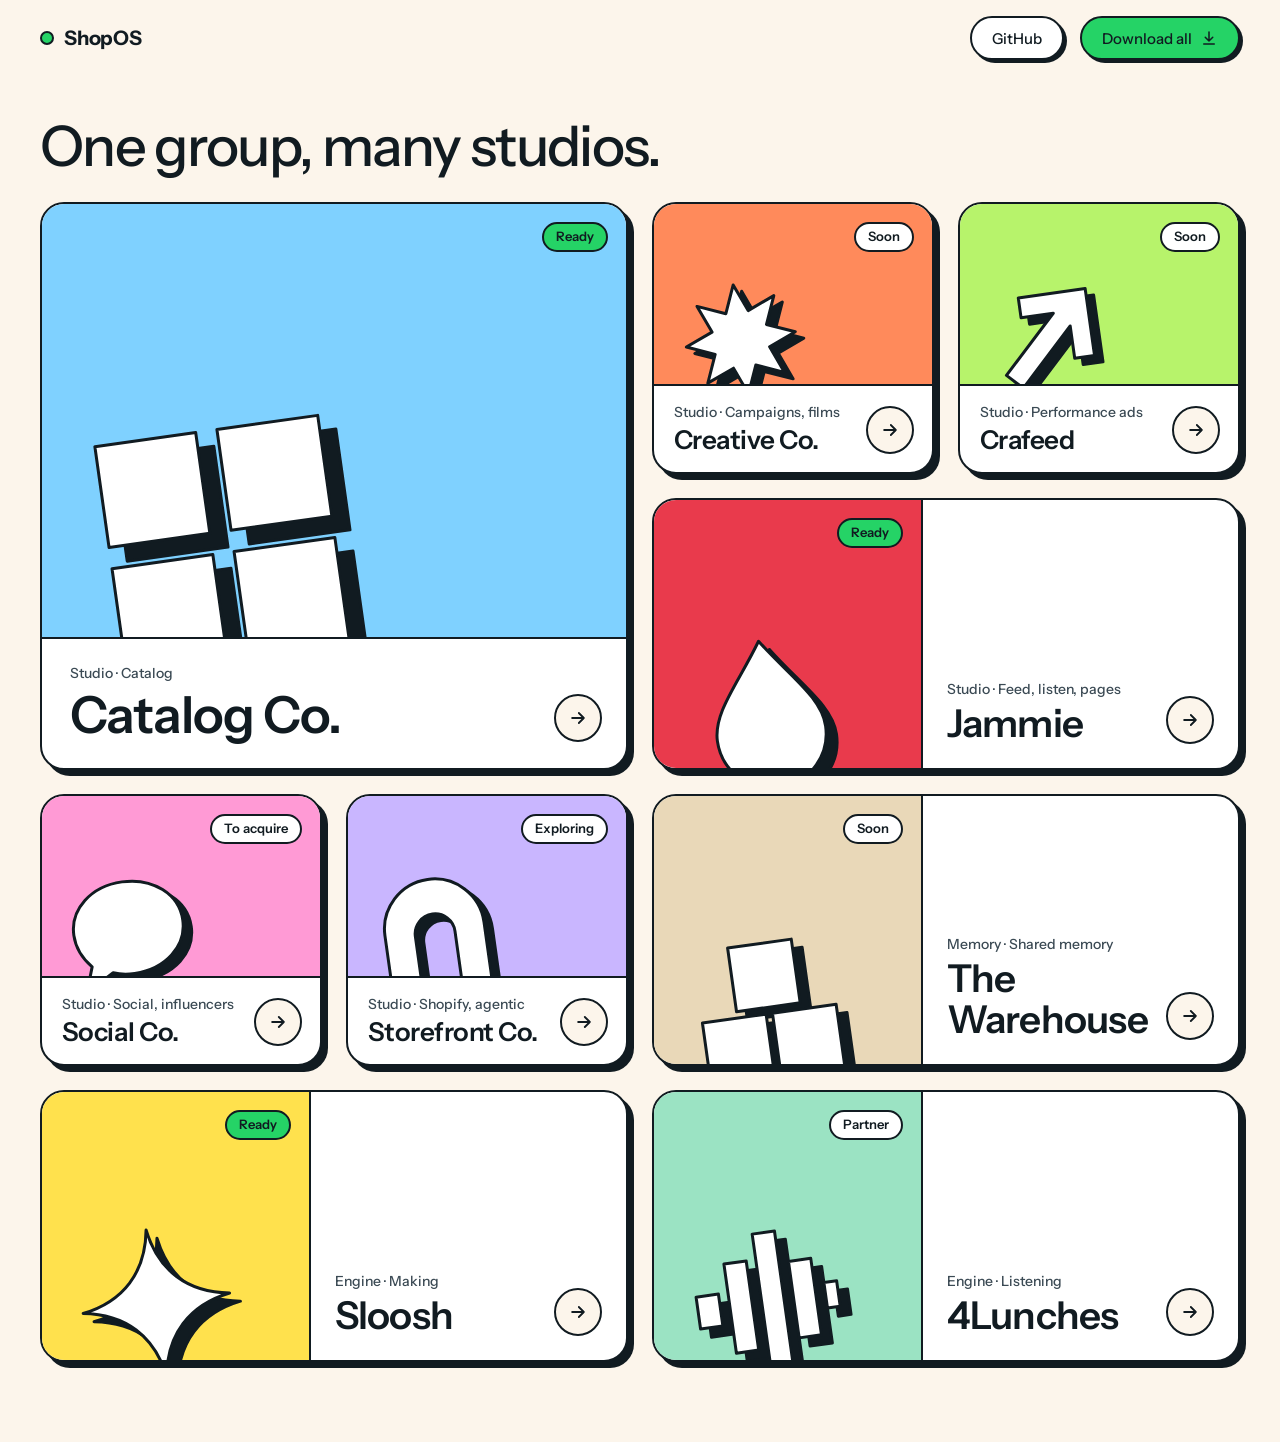
<file: index.html>
<!doctype html>
<html lang="en">
<head>
  <meta charset="utf-8">
  <meta name="viewport" content="width=device-width, initial-scale=1">
  <title>ShopOS Design Systems</title>
  <meta name="description" content="Every ShopOS studio's design system, ready to read and download.">
  <link rel="preconnect" href="https://fonts.googleapis.com">
  <link rel="preconnect" href="https://fonts.gstatic.com" crossorigin>
  <link href="https://fonts.googleapis.com/css2?family=Instrument+Sans:wght@400;500;600;700&family=JetBrains+Mono:wght@500&display=swap" rel="stylesheet">
  <link rel="stylesheet" href="site/site.css">
</head>
<body>
  <header class="bar">
    <div class="wrap">
      <a class="mark" href="./"><i></i>ShopOS</a>
      <span class="spacer"></span>
      <a class="btn raised hide-sm" href="https://github.com/vedantvaibhav/Design-System-ShopOS-Studio">GitHub</a>
      <button class="btn green raised" type="button" id="download-all">
        <span>Download all</span>
        <svg viewBox="0 0 24 24" fill="none" stroke="currentColor" stroke-width="2" stroke-linecap="round" stroke-linejoin="round" aria-hidden="true"><path d="M12 4v12m0 0-5-5m5 5 5-5M5 20h14"/></svg>
      </button>
    </div>
  </header>

  <main class="wrap">
    <section class="intro">
      <h1 id="line">One group, many studios.</h1>
    </section>
    <div class="bento" id="bento"></div>
  </main>

  <script src="site/data.js"></script>
  <script src="site/shapes.js"></script>
  <script>
    const arrow = '<svg viewBox="0 0 24 24" fill="none" stroke="currentColor" stroke-width="2.25" stroke-linecap="round" stroke-linejoin="round" aria-hidden="true"><path d="M5 12h14m0 0-6-6m6 6-6 6"/></svg>';
    const esc = (s) => String(s).replace(/[&<>"]/g, (c) => ({ "&": "&amp;", "<": "&lt;", ">": "&gt;", '"': "&quot;" })[c]);
    const vars = (it) => `--accent:${it.accent};--accent-ink:${it.ink || "var(--ink)"}`;
    const href = (it) => `system.html?id=${encodeURIComponent(it.id)}`;
    const dark = (it) => Boolean(it.ink) && it.ink.toLowerCase() !== "#ffffff";
    const status = (it) => it.stage ? `<span class="pill">${esc(it.stage)}</span>`
      : it.ready ? '<span class="pill ready">Ready</span>' : '<span class="pill">Soon</span>';

    // One bento of every slot, in the order of site/structure.json.
    const { groups, line } = window.DS;
    document.getElementById("line").textContent = line;
    const tiles = groups.flatMap((g) => g.items.map((it) => ({ ...it, group: g.label || g.title })));
    document.getElementById("bento").innerHTML = tiles.map((it) => `
      <a class="card raised${it.size ? ` ${it.size}` : ""}" href="${href(it)}" style="${vars(it)}">
        <div class="card-art">${shapeSvg(it.shape, dark(it))}${status(it)}</div>
        <div class="card-body">
          <div class="txt"><span class="kicker">${esc(it.group)} · ${esc(it.kicker)}</span><h3>${esc(it.name)}</h3></div>
          <span class="go">${arrow}</span>
        </div>
      </a>`).join("");

    // Download all: every ready system's folder in one zip, packed in the browser.
    const ready = tiles.filter((it) => it.ready && it.files);
    const button = document.getElementById("download-all");
    const label = button.querySelector("span");
    button.addEventListener("click", async () => {
      if (button.disabled) return;
      button.disabled = true;
      label.textContent = "Packing…";
      try {
        if (!window.JSZip) {
          await new Promise((res, rej) => {
            const s = Object.assign(document.createElement("script"), { src: "https://cdnjs.cloudflare.com/ajax/libs/jszip/3.10.1/jszip.min.js", onload: res, onerror: rej });
            document.head.append(s);
          });
        }
        const zip = new JSZip();
        await Promise.all(ready.flatMap((it) => it.files.map(async (f) => {
          const r = await fetch(`systems/${it.id}/${f}`);
          if (!r.ok) throw new Error(f);
          zip.folder(it.id).file(f, await r.blob());
        })));
        const blob = await zip.generateAsync({ type: "blob" });
        const a = Object.assign(document.createElement("a"), { href: URL.createObjectURL(blob), download: "shopos-design-systems.zip" });
        a.click();
        setTimeout(() => URL.revokeObjectURL(a.href), 4000);
        label.textContent = "Download all";
      } catch {
        // Packing needs the site to be served; fall back to GitHub's archive.
        location.href = "https://github.com/vedantvaibhav/Design-System-ShopOS-Studio/archive/refs/heads/main.zip";
        label.textContent = "Download all";
      } finally {
        button.disabled = false;
      }
    });

    const bar = document.querySelector(".bar");
    const onScroll = () => bar.classList.toggle("scrolled", scrollY > 8);
    addEventListener("scroll", onScroll, { passive: true });
    onScroll();
  </script>
</body>
</html>
</file>
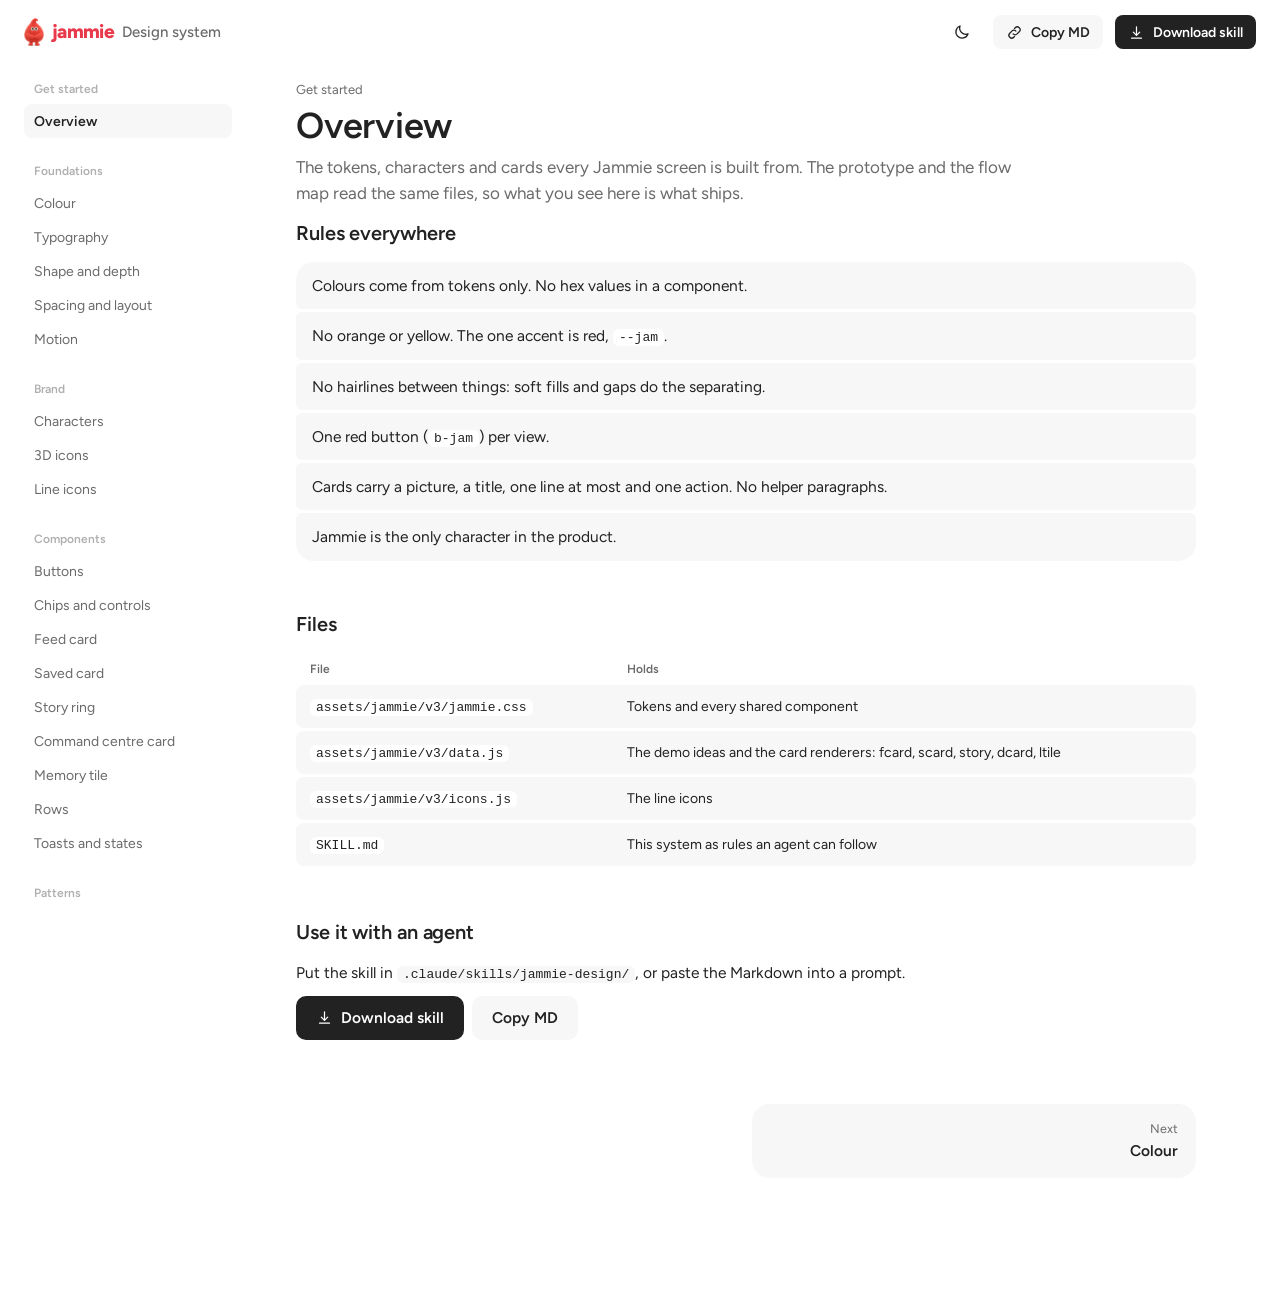
<file: systems/jammie/design-system.html>
<!doctype html>
<html lang="en" data-theme="light">
<head>
<meta charset="utf-8">
<meta name="viewport" content="width=device-width, initial-scale=1">
<link rel="icon" href="assets/jammie/v3/char-dollop-sm.png">
<title>Jammie design system</title>
<link rel="preconnect" href="https://fonts.googleapis.com">
<link rel="preconnect" href="https://fonts.gstatic.com" crossorigin>
<link href="https://fonts.googleapis.com/css2?family=Figtree:wght@400;500;600;700;800&display=swap" rel="stylesheet">
<link rel="stylesheet" href="assets/jammie/v3/jammie.css?v=28">
<style>
/* the docs shell only. Every token and component shown here lives in jammie.css and data.js */
:root{--nav-w:248px;--top:64px;--mono:ui-monospace,SFMono-Regular,Menlo,monospace}
html{scroll-behavior:auto}
/* ---------- top bar ---------- */
.dt{position:sticky;top:0;z-index:20;height:var(--top);display:flex;align-items:center;gap:8px;padding:0 24px;background:var(--bg);transition:box-shadow .2s}
.dt.scrolled{box-shadow:0 1px 0 var(--line-soft)}
.brand{display:inline-flex;align-items:center;gap:8px;text-decoration:none;margin-right:auto}
.brand img{height:28px;width:auto}
.brand b{color:var(--jam);font-weight:800;font-size:19px;letter-spacing:-.03em}
.brand span{color:var(--fg-2);font-weight:500;font-size:15px}
.dt a.go{height:34px;padding:0 12px;border-radius:var(--r-pill);display:inline-flex;align-items:center;font-size:14px;font-weight:500;color:var(--fg-2);text-decoration:none}
.dt a.go:hover{background:var(--s2);color:var(--fg)}
.dt .btn{margin-left:4px}
.menu-btn{display:none}
/* ---------- sidebar ---------- */
.shell{display:grid;grid-template-columns:var(--nav-w) minmax(0,1fr);max-width:1360px;margin:0 auto}
.dnav{position:sticky;top:var(--top);height:calc(100vh - var(--top));overflow-y:auto;padding:8px 16px 48px 24px;scrollbar-width:thin}
.dnav h6{margin:24px 0 6px 10px;font-size:12px;font-weight:600;color:var(--fg-3)}
.dnav h6:first-child{margin-top:8px}
.dnav a{display:flex;align-items:center;gap:10px;height:34px;padding:0 10px;border-radius:8px;font-size:14px;color:var(--fg-2);text-decoration:none}
.dnav a:hover{background:var(--s2);color:var(--fg)}
.dnav a.on{background:var(--s2);color:var(--fg);font-weight:600}
/* ---------- a page ---------- */
.dmain{min-width:0;padding:16px 48px 120px}
.dpage{max-width:900px;animation:pg .28s var(--ease) both}
@keyframes pg{from{opacity:0;transform:translateY(8px)}}
.crumb{font-size:13px;color:var(--fg-2)}
.dpage h1{font-size:36px;line-height:1.1;margin:6px 0 10px}
.lede{margin:0 0 32px;font-size:17px;line-height:1.5;color:var(--fg-2);max-width:62ch}
.dpage h2{font-size:20px;margin:48px 0 14px}
.lede + h2{margin-top:0}
.dpage p{max-width:68ch;margin:0 0 12px}
.dpage ul.rules{margin:0;padding:0;list-style:none;display:grid;gap:3px}
.dpage ul.rules li{padding:12px 16px;border-radius:6px;background:var(--s2)}
.dpage ul.rules li:first-child{border-radius:var(--r-card) var(--r-card) 6px 6px}
.dpage ul.rules li:last-child{border-radius:6px 6px var(--r-card) var(--r-card)}
.dpage ul.rules li:only-child{border-radius:var(--r-card)}
code{font:13px var(--mono);padding:1px 6px;border-radius:6px;background:var(--s2)}
td code,li code{background:var(--card)}
/* a live example sits on a soft panel */
.demo{border-radius:var(--r-card);background:var(--s2);padding:40px;display:flex;flex-wrap:wrap;gap:16px;align-items:center;justify-content:center}
.demo.page{background:var(--bg);box-shadow:inset 0 0 0 1px var(--line-soft)}   /* cards that sit on the page itself are shown on the page colour */
.demo.left{justify-content:flex-start}
.demo + .demo,.demo + .code,.code + .demo,.spec + .code,.dd + .code,.spec + .dd,.demo + .spec,.demo + .dd{margin-top:12px}
.demo .cap{width:100%;font-size:12px;font-weight:600;color:var(--fg-2)}
/* a spec: soft rows, no rules */
.spec{width:100%;border-collapse:separate;border-spacing:0 3px;font-size:14px}
.spec th{text-align:left;font-size:12px;font-weight:600;color:var(--fg-2);padding:4px 14px}
.spec td{background:var(--s2);padding:11px 14px;vertical-align:top}
.spec td:first-child{border-radius:8px 0 0 8px;white-space:nowrap}
.spec td:last-child{border-radius:0 8px 8px 0}
.spec td.c{color:var(--fg-2)}
/* code you can copy */
.code{position:relative;border-radius:14px;background:var(--s2);padding:16px 18px;font:13px/1.65 var(--mono);white-space:pre;overflow-x:auto;color:var(--fg)}
.code .cp{position:absolute;top:8px;right:8px;height:28px;padding:0 10px;border:0;border-radius:8px;background:var(--card);font:600 12px var(--font);color:var(--fg-2);box-shadow:var(--shadow-1)}
.code .cp:hover{color:var(--fg)}
.code .bad{color:var(--jam)}
/* do and don't */
.dd{display:grid;grid-template-columns:1fr 1fr;gap:12px}
.dd > div{border-radius:var(--r-card);background:var(--s2);padding:16px 18px}
.dd b{display:flex;align-items:center;gap:8px;font-size:13px;margin-bottom:6px}
.dd b::before{content:"";width:8px;height:8px;border-radius:50%;background:var(--good)}
.dd .no b::before{background:var(--jam)}
.dd p{margin:0;font-size:14.5px;color:var(--fg-2)}
/* grids */
.grid{display:grid;grid-template-columns:repeat(var(--n,4),minmax(0,1fr));gap:12px}
.tile{position:relative;aspect-ratio:1;border-radius:var(--r-card);--pad:16%}
.tile img{filter:var(--felt)}
.tile small{position:absolute;left:12px;bottom:9px;font-size:12.5px;color:var(--fg-2)}
.tile.wide{aspect-ratio:4/3;--pad:20%}
.tag{display:inline-flex;align-items:center;height:24px;padding:0 10px;border-radius:var(--r-pill);background:var(--s2);font-size:12px;font-weight:600;color:var(--fg-2);vertical-align:middle;margin-left:8px}
.loop{position:relative;aspect-ratio:1;border-radius:var(--r-card);background:#F7F7F7;overflow:hidden}
.loop video,.loop img{position:absolute;inset:6%;width:88%;height:88%;object-fit:contain;mix-blend-mode:multiply}
.loop small{position:absolute;left:12px;bottom:9px;font-size:12.5px;color:#6A6A6A}
.icons{display:grid;grid-template-columns:repeat(auto-fill,minmax(96px,1fr));gap:8px}
.icon-tile{height:88px;border:0;border-radius:14px;background:var(--s2);display:flex;flex-direction:column;align-items:center;justify-content:center;gap:8px;font-size:12px;color:var(--fg-2)}
.icon-tile:hover{background:var(--s3);color:var(--fg)}
.icon-tile .ico{width:24px;height:24px;color:var(--fg)}
/* colour */
.sw{display:grid;grid-template-columns:repeat(auto-fill,minmax(160px,1fr));gap:12px}
.swc i{display:block;height:76px;border-radius:14px;box-shadow:inset 0 0 0 1px rgba(127,127,127,.18)}
.swc b{display:block;margin-top:8px;font-size:13.5px;font-weight:600}
.swc small{display:block;font:12px var(--mono);color:var(--fg-2)}
/* type */
.scale{display:grid;gap:3px}
.scale > div{display:grid;grid-template-columns:120px minmax(0,1fr) 90px;align-items:baseline;gap:20px;padding:16px;border-radius:6px;background:var(--s2)}
.scale > div:first-child{border-radius:var(--r-card) var(--r-card) 6px 6px}
.scale > div:last-child{border-radius:6px 6px var(--r-card) var(--r-card)}
.scale span{font-size:13px;color:var(--fg-2)}
.scale em{font:normal 12px var(--mono);color:var(--fg-2);text-align:right}
.dpage .scale p{margin:0;line-height:1.25;letter-spacing:var(--h-track)}
/* shape, depth, space */
.boxes{display:flex;flex-wrap:wrap;gap:24px;align-items:flex-end;justify-content:center}
.boxes > div{display:grid;justify-items:center;gap:8px;font-size:12.5px;color:var(--fg-2);text-align:center}
.boxes i{display:block;width:96px;height:96px;background:var(--card)}
.space{display:grid;gap:8px}
.space div{display:flex;align-items:center;gap:16px;font-size:13.5px;color:var(--fg-2)}
.space i{flex:none;display:block;height:16px;border-radius:4px;background:color-mix(in srgb,var(--jam) 70%,var(--bg))}
.space span{flex:none;width:44px;font-family:var(--mono);font-size:12px}
.shell-map{display:grid;grid-template-columns:7% 1fr 30%;grid-template-rows:12% 1fr;aspect-ratio:16/9;width:100%;border-radius:14px;overflow:hidden;gap:3px;background:var(--s2);font-size:12.5px;color:var(--fg-2)}
.shell-map div{display:grid;place-items:center;background:var(--card);text-align:center;padding:4px}
.shell-map .r{grid-row:1/3}
.shell-map .s{grid-row:1/3;background:var(--floor)}
.mo{width:120px;height:80px;border-radius:14px;background:var(--card);box-shadow:var(--shadow-2)}
.mo.run{animation:pg .28s var(--ease) both}
.mo.side.run{animation:mo-side .32s var(--ease) both}
@keyframes mo-side{from{opacity:0;transform:translateX(28px)}}
/* component previews */
.feed-demo{--fc-h:520px;display:flex;align-items:flex-start;gap:12px}
.feed-demo .acts{height:var(--fc-h);justify-content:flex-end}
.demo .ideas{width:100%;grid-template-columns:repeat(3,minmax(0,1fr))}
.st-row{display:flex;gap:16px;--st:64px}
.demo .dcol{--w:320px}
.demo .tiles3{width:100%;display:grid;grid-template-columns:repeat(3,minmax(0,1fr));gap:16px}
.demo .rows{width:min(440px,100%)}
.states{display:grid;grid-template-columns:repeat(4,minmax(0,1fr));gap:12px;width:100%}
.state{min-height:220px;border-radius:var(--r-card);background:var(--card);display:flex;flex-direction:column;align-items:center;justify-content:center;gap:10px;padding:20px;text-align:center}
.state > img{height:96px;width:auto}
.state h4{font-size:15.5px}
.cta-row{display:flex;flex-wrap:wrap;gap:8px}
.phones{gap:24px;align-items:flex-start}
.phones figure{margin:0;display:grid;justify-items:center;gap:10px;font-size:12.5px;color:var(--fg-2)}
.phones iframe{width:375px;height:740px;border:0;border-radius:32px;background:var(--bg);box-shadow:var(--shadow-3);zoom:.62;pointer-events:none}   /* a real 375px page, shown smaller */
/* bottom: the next page */
.pager{display:grid;grid-template-columns:1fr 1fr;gap:12px;margin-top:64px;max-width:900px}
.pager a{display:block;padding:16px 18px;border-radius:var(--r-card);background:var(--s2);text-decoration:none}
.pager a:hover{background:var(--s3)}
.pager a.next{text-align:right;grid-column:2}
.pager small{display:block;font-size:12.5px;color:var(--fg-2)}
.pager b{font-weight:600}
.flash{transform:translateX(24px);opacity:0;transition:.25s var(--ease)}   /* it sits in .toasts, the one place every toast goes */
.flash.show{transform:none;opacity:1}
.shade{display:none}

@media (max-width:1100px){
  .dmain{padding:16px 32px 96px}
  .states{grid-template-columns:1fr 1fr}
  .grid{--n:3}
}
@media (max-width:900px){
  .shell{grid-template-columns:minmax(0,1fr)}
  .dt{padding:0 8px 0 4px}
  .menu-btn{display:grid}
  .dt a.go{display:none}
  .dnav{position:fixed;top:var(--top);left:0;bottom:0;z-index:19;width:280px;height:auto;background:var(--bg);transform:translateX(-100%);transition:transform .3s var(--ease)}
  body.nav-open .dnav{transform:none;box-shadow:var(--shadow-3)}
  body.nav-open .shade{display:block;position:fixed;inset:var(--top) 0 0;z-index:18;background:rgba(0,0,0,.3)}
  .dmain{padding:8px 16px 96px}
  .dpage h1{font-size:30px}
  .demo{padding:24px 16px}
  .dd,.pager{grid-template-columns:1fr}
  .pager a.next{grid-column:1}
  .scale > div{grid-template-columns:1fr;gap:4px}
  .scale em{text-align:left}
  .grid{--n:2!important}
  .demo .ideas,.demo .tiles3{grid-template-columns:1fr 1fr}
  .feed-demo{--fc-h:440px}
  .brand span{display:none}
  .spec td:first-child{white-space:normal}
}
@media (max-width:520px){
  .dt .btn.cmd span{display:none}
  .dt .btn.cmd{width:34px;padding:0}
  .states{grid-template-columns:1fr}
}
</style>
</head>
<body>

<header class="dt" id="top">
  <button class="ico-btn menu-btn draw" id="menuBtn" aria-label="Sections" aria-expanded="false"><i data-ico="menu"></i></button>
  <a class="brand" href="#overview"><img src="assets/jammie/v3/char-dollop-sm.png" alt=""><b>jammie</b><span>Design system</span></a>
  <button class="ico-btn draw" id="themeBtn" aria-label="Dark theme"><i data-ico="moon"></i></button>
  <button class="btn b-soft b-sm cmd draw" id="copyMd" title="Copy the whole system as Markdown"><i data-ico="link"></i><span>Copy MD</span></button>
  <a class="btn b-ink b-sm cmd draw" href="SKILL.md" download="SKILL.md" title="Download SKILL.md for Claude Code"><i data-ico="download"></i><span>Download skill</span></a>
</header>

<div class="shell">
  <nav class="dnav" id="nav" aria-label="Design system"></nav>
  <main class="dmain" id="main"></main>
</div>
<div class="shade" id="shade"></div>
<div class="toasts"><div class="toast flash" id="flash" role="status"><img src="assets/jammie/v3/pose-cheer-sm.png" alt=""><span></span></div></div>

<script src="assets/jammie/v3/icons.js?v=28"></script>
<script src="assets/jammie/v3/data.js?v=28"></script>
<script>
(() => {
  const root = document.documentElement, J = window.JAMMIE, A = J.A, $ = id => document.getElementById(id);
  const esc = s => s.replace(/&/g, '&amp;').replace(/</g, '&lt;').replace(/>/g, '&gt;');
  // a code block; the part after "Incorrect" shows in red
  const code = s => { const h = esc(s), i = h.indexOf('&lt;!-- Incorrect'); return `<div class="code"><button class="cp" data-copy>Copy</button>${i < 0 ? h : h.slice(0, i) + `<span class="bad">${h.slice(i)}</span>`}</div>`; };
  const spec = (head, rows) => `<table class="spec"><thead><tr>${head.map(h => `<th>${h}</th>`).join('')}</tr></thead><tbody>${rows.map(r => `<tr>${r.map((c, i) => `<td class="${i === 2 ? 'c' : ''}">${c}</td>`).join('')}</tr>`).join('')}</tbody></table>`;
  const dd = (yes, no) => `<div class="dd"><div><b>Do</b><p>${yes}</p></div><div class="no"><b>Don’t</b><p>${no}</p></div></div>`;
  const tile = (file, name, wide) => `<div class="tile art ${wide ? 'wide' : ''}"><img src="${A}${file}.png" alt="${name}" loading="lazy"><small>${name}</small></div>`;
  const rules = list => `<ul class="rules">${list.map(r => `<li>${r}</li>`).join('')}</ul>`;
  const tok = t => `<code>${t}</code>`;

  // Command centre sample cards (the demo store's numbers)
  const DECK = [
    { label: 'Net sales · 7 days', value: '₹1.4Cr', delta: '▼ 13%', dir: 'down', line: 'What customers paid, after discounts and returns.', bars: [70, 78, 79, 80, 78, 82, 95, 67, 66, 68, 81, 73, 67, 68], mini: [['Orders', '2,179'], ['An order', '₹6,380'], ['New customers', '1,629']], acts: [['More', 'more'], ['Weekly report', 'report']] },
    { label: 'Refunds · 7 days', value: '₹3L', delta: '▼ 11%', dir: 'up', line: 'Refunded on orders placed in these days, so far.', bars: [62, 70, 58, 66, 74, 61, 55], acts: [['P&L report', 'report']] },
    { label: 'Sales per ₹1 of ads · 7 days', value: '5.2×', delta: '▼ 13%', dir: 'down', line: 'Sales for every ₹1 of ads.', bars: [79, 74, 76, 90, 83, 77, 78], acts: [['Marketing report', 'report']] },
    { label: 'Campaigns · 7 days', need: true, value: '₹26.9L', line: 'Spent across 5 campaigns. Set your costs to get a call on each.', acts: [['Park', 'park'], ['Let’s jam', 'jam']] },
  ];
  const acts = () => `<div class="acts"><button class="act draw" data-like><i data-ico="heart"></i>Keep</button><button class="act draw"><i data-ico="share"></i>Share</button><button class="act draw"><i data-ico="calendar"></i>Later</button><button class="act draw"><i data-ico="filter"></i>Less</button><button class="act draw"><i data-ico="eye"></i>Why</button><button class="act draw"><i data-ico="more"></i>More</button><a class="act jam draw" href="#"><i data-ico="jam"></i>Jam</a></div>`;
  const sw = ([v, n]) => `<div class="swc"><i style="background:var(${v})"></i><b>${n}</b><small data-tok="${v}">${v}</small></div>`;

  // ---------- the pages, in sidebar order ----------
  const PAGES = [
    { g: 'Get started', id: 'overview', t: 'Overview', lede: 'The tokens, characters and cards every Jammie screen is built from. The prototype and the flow map read the same files, so what you see here is what ships.', body: () => `
      <h2>Rules everywhere</h2>
      ${rules(['Colours come from tokens only. No hex values in a component.', 'No orange or yellow. The one accent is red, ' + tok('--jam') + '.', 'No hairlines between things: soft fills and gaps do the separating.', 'One red button (' + tok('b-jam') + ') per view.', 'Cards carry a picture, a title, one line at most and one action. No helper paragraphs.', 'Jammie is the only character in the product.'])}
      <h2>Files</h2>
      ${spec(['File', 'Holds'], [[tok('assets/jammie/v3/jammie.css'), 'Tokens and every shared component'], [tok('assets/jammie/v3/data.js'), 'The demo ideas and the card renderers: fcard, scard, story, dcard, ltile'], [tok('assets/jammie/v3/icons.js'), 'The line icons'], [tok('SKILL.md'), 'This system as rules an agent can follow']])}
      <h2>Use it with an agent</h2>
      <p>Put the skill in <code>.claude/skills/jammie-design/</code>, or paste the Markdown into a prompt.</p>
      <div class="cta-row"><a class="btn b-ink draw" href="SKILL.md" download="SKILL.md"><i data-ico="download"></i>Download skill</a><button class="btn b-soft" data-do="copymd">Copy MD</button></div>` },

    { g: 'Foundations', id: 'colour', t: 'Colour', lede: 'White pages, soft greys and one clean red. The values under each swatch are read from the theme you are viewing.', body: () => `
      <h2>Surfaces and text</h2>
      <div class="sw">${[['--bg', 'Page'], ['--card', 'Raised'], ['--s2', 'Soft fill'], ['--s3', 'Soft fill, hover'], ['--floor', 'Behind a panel'], ['--line', 'Input border'], ['--fg', 'Text'], ['--fg-2', 'Quiet text'], ['--fg-3', 'Disabled']].map(sw).join('')}</div>
      <h2>Accent and signals</h2>
      <div class="sw">${[['--jam', 'Accent'], ['--jam-2', 'Accent, drift'], ['--good', 'Moved the right way'], ['--on', 'Switched on']].map(sw).join('')}</div>
      <h2>Command centre columns</h2>
      <p>Each column carries one accent in ${tok('--acc')} for its bars and meter. These five only, one a column.</p>
      <div class="sw">${[['#7C5CFC', 'With the team'], ['#17A673', 'Finance'], ['#2F6BFF', 'Marketing return'], ['#0FA3B1', 'Stock & delivery'], ['#E0245E', 'The stove']].map(([v, n]) => `<div class="swc"><i style="background:${v}"></i><b>${n}</b><small>${v}</small></div>`).join('')}</div>
      <h2>Which one</h2>
      ${spec(['Need', 'Token', 'Why'], [['The page', tok('--bg'), ''], ['Raised over the page', tok('--card') + ' + ' + tok('--shadow-3'), 'Sheets, toasts, popups'], ['A block in a list, a tile', tok('--s2'), 'Hover is --s3. This is how things separate, instead of lines'], ['Titles and body', tok('--fg'), ''], ['Meta, labels, counts', tok('--fg-2'), ''], ['Needs you, a drop', tok('--jam'), 'Red means act'], ['A rise', tok('--good'), 'Only on numbers']])}
      ${dd('Use a soft fill to group things.', 'Draw a 1px line between rows or around a card.')}` },

    { g: 'Foundations', id: 'type', t: 'Typography', lede: 'One typeface, Figtree. Titles are 600; body is 400 at 15.5px with a 1.5 line height.', body: () => `
      <div class="scale">${[['Display', 'font-size:48px;font-weight:600', 'Add your store.', '48 / 600'], ['Lead', 'font-size:22px;font-weight:600', 'Your first idea is here.', '22 / 600'], ['Page title', 'font-size:19px;font-weight:600', 'Command centre', '19 / 600'], ['Section', 'font-size:18px;font-weight:600', 'What I know', '18 / 600'], ['Card title', 'font-size:15.5px;font-weight:600', 'Lead with 285 reviews, not the price', '15.5 / 600'], ['Body', 'font-size:15.5px;line-height:1.5', 'Open a card for the details. Keep what fits, and Jammie learns what to bring next.', '15.5 / 400'], ['Small', 'font-size:14px;color:var(--fg-2)', 'A ₹4,299 price needs proof of quality for new buyers.', '14 / 400'], ['Label', 'font-size:12px;font-weight:600', 'Store', '12 / 600']].map(([n, st, s, m]) => `<div><span>${n}</span><p style="${st}">${s}</p><em>${m}</em></div>`).join('')}</div>
      <h2>Rules</h2>
      ${rules(['Never below 11px (story names and action labels on a phone).', 'Inputs are 16px on a phone, or iOS zooms the page.', 'Titles use ' + tok('--h-track') + ' (−0.005em); long card titles clamp to two lines.', 'Weights in use: 400, 500, 600, 700. Titles never go heavier than 600.'])}` },

    { g: 'Foundations', id: 'shape', t: 'Shape and depth', lede: 'Round, soft corners and almost no shadow. Depth is only for things that float over the page.', body: () => `
      <h2>Radius</h2>
      <div class="demo"><div class="boxes">${[['--r-btn', '10px · buttons'], ['--r-card', '18px · cards'], ['--r-feed', '24px · feed card'], ['--r-pill', 'Pill · chips']].map(([v, n]) => `<div><i style="border-radius:var(${v});${v === '--r-pill' ? 'height:44px;width:120px' : ''}"></i>${n}</div>`).join('')}</div></div>
      <h2>Shadow</h2>
      <div class="demo"><div class="boxes">${[['--shadow-1', 'A picked segment'], ['--shadow-2', 'The New button'], ['--shadow-3', 'Sheets, toasts']].map(([v, n]) => `<div><i style="border-radius:var(--r-card);box-shadow:var(${v})"></i>${tok(v)}<span>${n}</span></div>`).join('')}</div></div>
      ${dd('Leave cards on the page flat.', 'Put a shadow on a card that sits in a grid.')}` },

    { g: 'Foundations', id: 'layout', t: 'Spacing and layout', lede: 'Everything sits on 8px steps, inside one shell that never moves.', body: () => `
      <h2>Spacing</h2>
      <div class="space">${[[3, 'Between blocks in a list'], [8, 'Between cards in a column'], [16, 'Phone gutter'], [24, 'Desktop gutter, between grid columns'], [32, 'Between sections, around a page column'], [48, 'Between big groups']].map(([n, u]) => `<div><span>${n}px</span><i style="width:${n * 4}px"></i>${u}</div>`).join('')}</div>
      <h2>The shell</h2>
      <div class="shell-map"><div class="r">Rail<br>60px</div><div>Top bar · 64px · never moves</div><div class="s">Panel<br>440px</div><div>Page</div></div>
      <p style="margin-top:12px">Under 860px the rail goes, and the panel becomes a sheet that rises from the foot.</p>
      ${spec(['Piece', 'Size', 'Note'], [['Page column', '1040px max', '720px for narrow pages, 32px padding'], ['Feed card', '5:8, fills the height', 'Stories above it span its width'], ['Command centre column', '340px', 'Drag the gap: 260 to 680px']])}` },

    { g: 'Foundations', id: 'motion', t: 'Motion', lede: 'One curve for everything. A surface lands first; its words follow together, a beat later.', body: () => `
      <div class="demo"><div class="mo" id="mo1"></div><div class="mo side" id="mo2"></div><div class="cta-row" style="width:100%;justify-content:center"><button class="btn b-soft b-sm" data-do="play" data-id="mo1">Page change</button><button class="btn b-soft b-sm" data-do="play" data-id="mo2">Panel opens</button></div></div>
      ${spec(['Move', 'Time', 'How'], [['Page change', '0.28s', 'Fades up 8px'], ['Panel opens', '0.32s', 'Slides 28px and fades in. Its title, contents and foot fade up together 0.14s later'], ['Panel swaps for another', '0.25s', 'Contents fade only'], ['Icon on hover', '0.6s', 'The line traces in. Icons never move or scale'], ['Curve', tok('--ease'), 'cubic-bezier(.2, 0, 0, 1)']])}
      ${dd('Let the surface land, then bring all of its words in together, 0.14s later.', 'Stagger items one by one, or keep content waiting longer than a beat.')}` },

    { g: 'Brand', id: 'characters', t: 'Characters', lede: 'Jammie, a red felt dollop with two identical eyes, no mouth and short legs. The only character in the product.', body: () => `
      <h2>Poses</h2>
      <div class="grid">${[['wave', 'Wave'], ['walk', 'Side'], ['back', 'Back'], ['cheer', 'Cheer'], ['sleep', 'Asleep'], ['search', 'Search'], ['worry', 'Worry'], ['sit', 'Sit']].map(([f, n]) => tile('pose-' + f, n)).join('')}</div>
      <h2>Loops</h2>
      <p>Three-second loops on white, blended with ${tok('mix-blend-mode:multiply')}. The dark theme shows the still.</p>
      <div class="grid">${[['idle', 'Idle', 'pose-wave'], ['wave', 'Wave', 'pose-wave'], ['cheer', 'Cheer', 'pose-cheer'], ['sit', 'Wait', 'pose-sit']].map(([f, n, s]) => `<div class="loop">${root.dataset.theme === 'dark' ? `<img src="${A}${s}.png" alt="">` : `<video autoplay loop muted playsinline src="${A}anim/${f}.mp4"></video>`}<small>${n}</small></div>`).join('')}</div>
      <h2>Which pose</h2>
      ${spec(['Moment', 'Pose'], [['Waiting, reading', 'Search'], ['Empty', 'Asleep'], ['Something failed', 'Worry'], ['Done, saved', 'Cheer'], ['Hello', 'Wave']])}
      <h2>Looks <span class="tag">Onboarding only</span></h2>
      <div class="grid">${[['founder', 'Founder'], ['marketer', 'Marketer'], ['designer', 'Designer'], ['agency', 'Agency']].map(([f, n]) => tile('look-' + f, n)).join('')}</div>
      <h2>Later characters <span class="tag">Not in the product</span></h2>
      <div class="grid" style="--n:4">${J.GUIDE.map(c => tile('char-' + c.id, c.shape)).join('')}</div>
      <div style="margin-top:12px">${rules(['One simple shape, one colour, felt, never glossy. Two eyes, no mouth, short legs, the same height as Jammie.'])}</div>` },

    { g: 'Brand', id: 'objects', t: '3D icons', lede: 'Felt objects for empty states, connectors and onboarding picks. One object a tile.', body: () => `
      <div class="grid">${[['megaphone', 'Megaphone'], ['clapper', 'Clapper'], ['bag', 'Bag'], ['heart', 'Heart'], ['bell', 'Bell'], ['magnifier', 'Magnifier'], ['chart', 'Chart'], ['sparkle', 'Sparkle'], ['instagram', 'Instagram'], ['meta', 'Meta'], ['google', 'Google'], ['email', 'Email'], ['shopify', 'Shopify'], ['analytics', 'Analytics'], ['slack', 'Slack'], ['book', 'Book'], ['passport', 'Passport'], ['stamp', 'Stamp']].map(([f, n]) => tile('el-' + f, n, 1)).join('')}</div>
      <h2>Rules</h2>
      ${rules(['File: ' + tok('el-name.png') + '. 18% padding inside its tile, ' + tok('filter:var(--felt)') + '.', 'Never inside buttons, rows or the rail: those take line icons.'])}` },

    { g: 'Brand', id: 'icons', t: 'Line icons', lede: 'Thin line icons for every control. Click one to copy its tag.', body: () => `
      <div class="icons">${Object.keys(window.JAMMIE_ICONS).map(n => `<button class="icon-tile draw" data-do="icon" data-id="${n}"><i data-ico="${n}"></i>${n}</button>`).join('')}</div>
      <h2>Use</h2>
      ${code(`<button class="ico-btn draw" aria-label="Share"><i data-ico="share"></i></button>\n<script>jammieIcons()<\/script>`)}
      <div style="margin-top:12px">${rules(['20px, stroke ' + tok('--ico-w') + ' (1.75).', 'Add ' + tok('.draw') + ' to the control: the line traces in on hover.', 'An icon-only control needs an ' + tok('aria-label') + '.'])}</div>` },

    { g: 'Components', id: 'buttons', t: 'Buttons', lede: 'Seven looks and one small size. Nothing else exists.', body: () => `
      <div class="demo"><button class="btn b-jam draw">Add your store<i data-ico="arrow"></i></button><button class="btn b-ink">Continue</button><button class="btn b-out">Not now</button><button class="btn b-soft">Show all</button><button class="btn b-line">Make this</button><button class="btn b-text">Learn more</button><button class="btn b-round draw" aria-label="Share"><i data-ico="share"></i></button></div>
      <div class="demo"><button class="btn b-jam b-sm">Let’s jam</button><button class="btn b-soft b-sm">Show all</button><button class="btn b-out b-sm draw"><i data-ico="filter"></i>Filters</button></div>
      <h2>Which one</h2>
      ${spec(['Class', 'Use'], [[tok('b-jam'), 'The one main action on the view. One per view'], [tok('b-ink'), 'The main action inside a sheet or form'], [tok('b-out'), 'The second choice beside a main action'], [tok('b-soft'), 'Everything else. The default'], [tok('b-line'), 'A quiet action inside a card'], [tok('b-text'), 'A way out: “We don’t use Shopify”'], [tok('b-round'), 'Icon only, with an aria-label'], [tok('b-sm'), '34px tall instead of 44 (40 on a phone)']])}
      <h2>Code</h2>
      ${code(`<!-- Correct -->\n<button class="btn b-jam">Add your store</button>\n<button class="btn b-out">Not now</button>\n\n<!-- Incorrect: two red buttons, and b-primary does not exist -->\n<button class="btn b-jam">Save</button>\n<button class="btn b-primary">Share</button>`)}` },

    { g: 'Components', id: 'controls', t: 'Chips and controls', lede: 'Picks, view switches, settings and fields.', body: () => `
      <div class="demo left"><span class="cap">Chip: a pick from several. Picked is red.</span><button class="chip on">Founder</button><button class="chip">Marketer</button><button class="chip">Designer</button><button class="chip draw"><i data-ico="megaphone"></i>Ads</button></div>
      <div class="demo left"><span class="cap">Segment: views of the same thing, two to four.</span><div class="seg"><button class="on">Light</button><button>Dark</button></div><div class="seg"><button class="on">All</button><button>Kept</button><button>Later</button></div></div>
      <div class="demo left"><span class="cap">Switch, stepper and field</span><button class="switch" role="switch" aria-checked="true" aria-label="Morning digest"></button><span class="step"><button class="draw" aria-label="Fewer"><i data-ico="minus"></i></button><b id="stepN">6</b><button class="draw" aria-label="More"><i data-ico="plus"></i></button></span><label class="input" style="max-width:320px"><small>Store link</small><input placeholder="yourstore.com"></label></div>
      ${dd('Use a chip when a person picks; a segment when they switch what they see.', 'Use a segment for picks in onboarding, or chips as tabs.')}
      ${code(`<button class="chip on">Founder</button>\n<div class="seg"><button class="on">Light</button><button>Dark</button></div>\n<button class="switch" role="switch" aria-checked="true" aria-label="Morning digest"></button>`)}` },

    { g: 'Components', id: 'feed-card', t: 'Feed card', lede: 'One idea, one tall 5:8 picture. Its words sit on the picture over a soft blur, and its actions hang beside it.', body: () => `
      <div class="demo page"><div class="feed-demo">${J.fcard(J.real[1])}${acts()}</div></div>
      <div class="demo page"><div class="feed-demo">${J.fcard(J.real[2])}</div><div class="feed-demo">${J.fcard(J.IDEAS.find(d => d.special === 'connect'))}</div></div>
      <h2>Anatomy</h2>
      ${spec(['Part', 'Rule'], [['Picture', '5:8, fills the height under the stories, 24px radius, never cropped at the top'], ['Words', 'Title (18px, 600) and one line (two lines max) on the picture, over a blur'], ['Pills', 'Top left: who made it (Reel maker, Creative director). Top right: Start here, Initial draft, a rival tag, frame count, sound'], ['Carousel', 'Frames slide sideways; the next frame’s edge shows'], ['Actions', 'Keep, Share, Later, Less, Why, More (feedback, assign, a note), then Jam as the one red circle, last. One column for the whole feed: it stays still while the cards scroll under it, and acts on the card on screen'], ['No picture', 'A plain card: 3D icons, one title, one button (connect a tool, end of the list)']])}
      ${code(`J.fcard(idea)   // assets/jammie/v3/data.js`)}` },

    { g: 'Components', id: 'saved-card', t: 'Saved card', lede: 'The picture is the card. Its words sit under it, not in a box with it.', body: () => `
      <div class="demo page"><div class="ideas">${J.real.slice(1, 4).map((d, i) => J.scard(d, { note: i === 1 ? 'For later' : 'Kept' })).join('')}</div></div>
      <h2>Anatomy</h2>
      ${spec(['Part', 'Rule'], [['Picture', '4:5, 20px radius (16px on a phone), links to the idea'], ['Kind pill', 'Top left'], ['Heart', 'Top right, filled; takes it out of Saved'], ['Title', '15.5px, 600, two lines max, under the picture'], ['Meta', 'What it makes · Kept or For later'], ['Grid', '4 columns, 32px rows and 24px columns apart; 2 on a phone']])}
      ${code(`<div class="ideas">\${J.scard(idea, { href: '#/feed?i=1', note: 'Kept' })}</div>\n\n<!-- Incorrect: a bordered box holding the words and an Open button -->\n<article class="icard">…<a class="btn b-line">Open</a></article>`)}` },

    { g: 'Components', id: 'story', t: 'Story ring', lede: 'Short stories across the top of the feed, opened full screen.', body: () => `
      <div class="demo page"><div class="st-row">${[['Today', 'reel.jpg'], ['Trends', 'midnight.jpg'], ['Top ads', 'xlows.jpg'], ['News', 'rival.jpg', 1], ['How to', 'sketch.jpg', 1], ['Reviews', 'reviews.jpg', 1]].map(([n, f, s]) => J.story(n, f, { seen: s })).join('')}</div></div>
      ${spec(['Part', 'Rule'], [['Ring', '2.5px red; grey once seen (' + tok('.seen') + ')'], ['Size', tok('--st') + ': six rings span the feed card’s width, 44 to 72px; 48px on a phone'], ['Name', '12px under the ring, one line'], ['Open', 'Full screen with progress bars, a tap on either side, the next after 5s']])}
      ${code(`J.story('Today', 'reel.jpg', { href: '#/story?s=0', seen: false })`)}` },

    { g: 'Components', id: 'deck-card', t: 'Command centre card', lede: 'One question a card: what it is and over how long, the number, one line, then what you can do.', body: () => `
      <div class="demo page" style="align-items:flex-start">${[['Finance', '#17A673', [0, 1]], ['Marketing return', '#2F6BFF', [2, 3]]].map(([n, acc, ix]) => `<section class="dcol" style="--acc:${acc}"><header class="dcol-h"><i></i>${n}<small>${ix.length}</small></header><div class="dcol-body">${ix.map(i => J.dcard(DECK[i])).join('')}</div></section>`).join('')}</div>
      <h2>Fields</h2>
      ${spec(['Field', 'Rule'], [[tok('label'), '“What · over how long”, e.g. Net sales · 7 days'], [tok('value'), 'The number at 30px; words drop to 17px'], [tok('delta') + ' ' + tok('dir'), '▲ or ▼ with %. ' + tok('up') + ' is green and ' + tok('down') + ' red, by whether it is good, not by the arrow'], [tok('bars') + ' ' + tok('meter'), 'Take the column’s ' + tok('--acc')], [tok('mini'), 'Up to three small figures'], [tok('acts'), 'Soft pills; at most one ' + tok('b-jam') + ', always last'], [tok('need'), 'Tints the card red and says Needs you']])}
      ${code(`J.dcard({ label: 'Net sales · 7 days', value: '₹1.4Cr', delta: '▼ 13%', dir: 'down',\n  line: 'What customers paid, after discounts and returns.', bars: [70, 78, 79, 95],\n  acts: [['Weekly report', 'report']] })`)}` },

    { g: 'Components', id: 'tile', t: 'Memory tile', lede: 'A fact Jammie knows: a number or a few words, and one line under it.', body: () => `
      <div class="demo page"><div class="tiles3">${J.ltile('229', 'Products read, from wearcomet.com')}${J.ltile('1,171', 'Things customers said, from 13 places')}${J.ltile('House rules', 'What I’ll always and never do')}</div></div>
      ${spec(['Part', 'Rule'], [['Block', 'Soft fill, 16px radius, 96px min height'], ['Big', 'A number at 24px. With no digit in it, words at 16px'], ['Pressable', 'Given something to do it is a button and lights up on hover; otherwise it is a plain block'], ['Line', '13.5px quiet text'], ['Grid', '3 across, 2 on a phone, 16px apart']])}
      ${code(`J.ltile('229', 'Products read, from wearcomet.com')                          // a plain block\nJ.ltile('House rules', 'What I’ll always and never do', 'tile', 'rules')   // a button: data-do="tile" data-id="rules"`)}` },

    { g: 'Components', id: 'rows', t: 'Rows', lede: 'Settings and links in a list: soft blocks with a 3px gap, no rules.', body: () => `
      <div class="demo page"><div class="rows">
        <a class="rowi" href="#"><i data-ico="team"></i><span class="grow"><b>With the team</b><small>2 ideas, files land in your inbox</small></span><i data-ico="arrow"></i></a>
        <a class="rowi" href="#"><i data-ico="bell"></i><span class="grow"><b>Morning digest</b><small>Every day at 8am</small></span><i data-ico="arrow"></i></a>
        <a class="rowi" href="#"><i data-ico="moon"></i><span class="grow"><b>Look</b><small>Light</small></span><i data-ico="arrow"></i></a></div></div>
      ${dd('Light up only rows you can press.', 'Add a divider line between rows.')}
      ${code(`<div class="rows">\n  <a class="rowi" href="#/bell"><i data-ico="bell"></i><span class="grow"><b>Morning digest</b><small>Every day at 8am</small></span><i data-ico="arrow"></i></a>\n</div>`)}` },

    { g: 'Components', id: 'states', t: 'Toasts and states', lede: 'Waiting, empty, error and done: Jammie’s pose and one title, no paragraph.', body: () => `
      <div class="demo"><div class="states">
        <div class="state"><img src="${A}pose-search.png" alt=""><h4>Reading your store</h4></div>
        <div class="state"><img src="${A}pose-sleep.png" alt=""><h4>Nothing new yet</h4></div>
        <div class="state"><img src="${A}pose-worry.png" alt=""><h4>That didn’t work</h4><button class="btn b-out b-sm">Try again</button></div>
        <div class="state"><div class="toast"><img src="${A}pose-cheer-sm.png" alt=""><span>Kept. It is in Saved.</span></div></div></div></div>
      ${spec(['Piece', 'Rule'], [['Pose', '120px in a panel or page, 96px in a card'], ['Title', '19px, 600; a button only when there is something to try'], ['Toast', 'Always top right, 8px under the top bar, 24px from the edge (16px on a phone). Slides in from the right, gone after 3s, with a small Jammie pose']])}` },

    { g: 'Patterns', id: 'phone', t: 'Phone', lede: 'Under 860px: a top bar with the logo, stories across the width, a tab bar at the foot as Airbnb does it, and every popup a sheet from the foot. Nothing is ever cut at the edge.', body: () => `
      <div class="demo phones">${[['feed?i=1', 'Feed'], ['jam?i=1', 'A sheet'], ['command', 'Command centre']].map(([r, n]) => `<figure><iframe src="app.html?still&theme=${root.dataset.theme}#/${r}" title="${n} on a phone" loading="lazy" tabindex="-1"></iframe><figcaption>${n}</figcaption></figure>`).join('')}</div>
      <h2>Touch targets</h2>
      ${spec(['Thing', 'Size', 'Why'], [['Icon buttons', '48px, icon 24px', 'The size YouTube uses; a thumb misses anything smaller'], ['Feed actions', '48px circles, icon 24px, label 12px', 'On a soft blur, so they read on any picture'], ['Tab bar', '60px tall, a fifth of the width each, icon 24px over an 11px word', 'The whole cell is the target, not the icon'], ['Page tabs', '48px min, an icon over a short word', 'All of them fit across the screen'], ['Buttons', '48px; small ones 44px', ''], ['Chips, segments, tabs', '44px', ''], ['Rows', '56px min', ''], ['Story rings', '64px', 'As Instagram sizes them']])}
      <h2>Rules</h2>
      ${rules(['Tab bar order: Feed, Command, New, Saved, You. A word under every icon; the one you are on is red, your profile gets a red ring. It steps away while you scroll down a page and comes back when you scroll up.', 'Nothing is cut at the edge: six story rings size to fit the width, page tabs turn into an icon over a short word, Command centre shows exactly one column a screen, and text wraps instead of ending in dots.', 'No popups in the middle of the screen. Sign-in, panels and choices rise from the foot as sheets with a handle, over a shade with a light blur.', 'The feed picture runs edge to edge. On a short phone the actions lose their labels; all seven icons stay.', 'Fields are 16px text so iOS does not zoom.'])}` },
  ];

  // ---------- sidebar and routing: one page at a time ----------
  const groups = [...new Set(PAGES.map(p => p.g))];
  $('nav').innerHTML = groups.map(g => `<h6>${g}</h6>` + PAGES.filter(p => p.g === g).map(p => `<a href="#${p.id}" data-id="${p.id}">${p.t}</a>`).join('')).join('');

  function show(){
    const i = Math.max(0, PAGES.findIndex(p => p.id === location.hash.slice(1))), p = PAGES[i], prev = PAGES[i - 1], next = PAGES[i + 1];
    $('main').innerHTML = `<article class="dpage"><div class="crumb">${p.g}</div><h1>${p.t}</h1><p class="lede">${p.lede}</p>${p.body()}</article>
      <nav class="pager">${prev ? `<a href="#${prev.id}"><small>Previous</small><b>${prev.t}</b></a>` : ''}${next ? `<a class="next" href="#${next.id}"><small>Next</small><b>${next.t}</b></a>` : ''}</nav>`;
    document.querySelectorAll('.dnav a').forEach(a => a.classList.toggle('on', a.dataset.id === p.id));
    document.title = `${p.t} · Jammie design system`;
    readTokens(); window.jammieIcons(); scrollTo(0, 0); setNav(false);
  }
  // swatches show what the current theme resolves to
  function readTokens(){ const cs = getComputedStyle(root);
    document.querySelectorAll('[data-tok]').forEach(el => { el.textContent = `${el.dataset.tok} · ${cs.getPropertyValue(el.dataset.tok).trim()}`; }); }

  // ---------- light or dark: the same saved choice the prototype and flow map read ----------
  const KEY = 'jammie-workbench-v5';
  const saved = () => { try { return (JSON.parse(localStorage.getItem(KEY)) || {}).theme; } catch { return null; } };
  function paint(t){ root.dataset.theme = t; $('themeBtn').setAttribute('aria-label', t === 'dark' ? 'Light theme' : 'Dark theme'); }
  paint(new URLSearchParams(location.search).get('theme') || saved() || 'light');
  $('themeBtn').addEventListener('click', () => { const t = root.dataset.theme === 'dark' ? 'light' : 'dark'; try { localStorage.setItem(KEY, JSON.stringify({ theme: t })); } catch {} paint(t);
    if (['characters', 'phone'].includes(location.hash.slice(1))) show(); else readTokens(); });   // only those two pages draw differently in dark; the rest keep their place

  // ---------- the Markdown: fetched once, so a click copies it at once ----------
  let md = null;
  fetch('SKILL.md').then(r => r.ok ? r.text() : null).then(t => { md = t && t.replace(/^---[\s\S]*?---\s*/, ''); }).catch(() => {});
  function flash(msg){ const f = $('flash'); f.querySelector('span').textContent = msg; f.classList.add('show'); clearTimeout(flash.t); flash.t = setTimeout(() => f.classList.remove('show'), 1800); }
  // the clipboard API first; where a browser refuses it, the older select-and-copy
  const oldCopy = text => { const ta = document.createElement('textarea'); ta.value = text; ta.style.cssText = 'position:fixed;opacity:0'; document.body.append(ta); ta.select();
    const ok = document.execCommand('copy'); ta.remove(); if (!ok) throw new Error('blocked'); };
  const copy = (text, msg) => (navigator.clipboard ? navigator.clipboard.writeText(text) : Promise.reject()).catch(() => oldCopy(text)).then(() => flash(msg), () => flash('The browser blocked the copy'));
  const copyMd = () => md ? copy(md, 'Markdown copied') : flash('Open this page from a server to copy the Markdown');
  $('copyMd').addEventListener('click', copyMd);

  // ---------- the sidebar on a phone ----------
  function setNav(open){ document.body.classList.toggle('nav-open', open); $('menuBtn').setAttribute('aria-expanded', open); }
  $('menuBtn').addEventListener('click', () => setNav(!document.body.classList.contains('nav-open')));
  $('shade').addEventListener('click', () => setNav(false));
  addEventListener('keydown', e => { if (e.key === 'Escape') setNav(false); });
  addEventListener('scroll', () => $('top').classList.toggle('scrolled', scrollY > 4), { passive: true });

  document.addEventListener('click', e => {
    const t = e.target, d = t.closest('[data-do],[data-copy]');
    if (d && d.hasAttribute('data-copy')) return copy(d.parentElement.innerText.replace(/^Copy\s*/, ''), 'Copied');
    if (d && d.dataset.do === 'copymd') return copyMd();
    if (d && d.dataset.do === 'icon') return copy(`<i data-ico="${d.dataset.id}"></i>`, `Copied ${d.dataset.id}`);
    if (d && d.dataset.do === 'play') { const m = $(d.dataset.id); m.classList.remove('run'); void m.offsetWidth; m.classList.add('run'); return; }
    // the examples are live, but they never leave this page
    if (!t.closest('.demo')) return;
    if (t.closest('a')) e.preventDefault();
    const like = t.closest('[data-like],[data-do="unsave"]'); if (like) like.classList.toggle('liked');
    const sw = t.closest('.switch'); if (sw) sw.setAttribute('aria-checked', sw.getAttribute('aria-checked') !== 'true');
    const chip = t.closest('.chip'); if (chip) chip.classList.toggle('on');
    const sg = t.closest('.seg button'); if (sg) sg.parentElement.querySelectorAll('button').forEach(b => b.classList.toggle('on', b === sg));
    const st = t.closest('.step button'); if (st) { const n = $('stepN'); n.textContent = Math.max(1, +n.textContent + (st.getAttribute('aria-label') === 'More' ? 1 : -1)); }
  });

  addEventListener('hashchange', show);
  show();
})();
</script>
</body>
</html>
</file>
<file: site/site.css>
:root {
  --cream: #fcf5eb;
  --paper: #ffffff;
  --ink: #111b21;
  --ink-soft: #3b4a54;
  --green: #25d366;
  --mint: #e6ffda;
  --line: 2px;
  --lift: 6px;
  --radius: 24px;
  --gutter: 40px;
  --ease: cubic-bezier(0.2, 0.8, 0.2, 1);
  --time: 0.32s;
  --sans: "Instrument Sans", system-ui, sans-serif;
  --mono: "JetBrains Mono", ui-monospace, monospace;
}

* { box-sizing: border-box; }
html { -webkit-text-size-adjust: 100%; }
body {
  margin: 0;
  background: var(--cream);
  color: var(--ink);
  font: 400 16px/1.5 var(--sans);
  -webkit-font-smoothing: antialiased;
}
a { color: inherit; }
img { max-width: 100%; }
:focus-visible { outline: 3px solid var(--ink); outline-offset: 3px; }

.wrap { max-width: 1280px; margin: 0 auto; padding: 0 var(--gutter); }

/* Shared neo-brutalist surface: ink outline, hard offset shadow, presses in. */
.raised {
  border: var(--line) solid var(--ink);
  box-shadow: var(--lift) var(--lift) 0 var(--ink);
  transition: transform var(--time) var(--ease), box-shadow var(--time) var(--ease);
}
a.raised:hover, button.raised:hover {
  transform: translate(-2px, -2px);
  box-shadow: calc(var(--lift) + 2px) calc(var(--lift) + 2px) 0 var(--ink);
}
a.raised:active, button.raised:active {
  transform: translate(var(--lift), var(--lift));
  box-shadow: 0 0 0 var(--ink);
  transition-duration: 0.08s;
}

/* Top bar */
.bar {
  position: sticky; top: 0; z-index: 10;
  background: var(--cream);
  border-bottom: var(--line) solid transparent;
  transition: border-color var(--time) var(--ease);
}
.bar.scrolled { border-bottom-color: var(--ink); }
.bar .wrap { display: flex; align-items: center; gap: 16px; height: 76px; }
.mark { display: inline-flex; align-items: center; gap: 10px; font-weight: 700; font-size: 20px; letter-spacing: -0.01em; text-decoration: none; }
.mark i { width: 14px; height: 14px; border-radius: 50%; background: var(--green); border: var(--line) solid var(--ink); }
.bar .spacer { flex: 1; }

.btn {
  display: inline-flex; align-items: center; justify-content: center; gap: 8px;
  height: 44px; padding: 0 20px;
  border-radius: 999px;
  background: var(--paper); color: var(--ink);
  font: 500 15px/1 var(--sans); text-decoration: none; cursor: pointer; white-space: nowrap;
  --lift: 3px;
}
.btn.green { background: var(--green); }
.btn.ink { background: var(--ink); color: var(--cream); }
.btn svg { width: 18px; height: 18px; }

.pill {
  display: inline-flex; align-items: center; height: 30px; padding: 0 12px;
  border: var(--line) solid var(--ink); border-radius: 999px;
  background: var(--paper); font-size: 13px; font-weight: 600; white-space: nowrap;
}
.pill.ready { background: var(--green); }

/* Intro and the bento */
.intro { padding: 40px 0 28px; }
.intro h1 { margin: 0; font-size: clamp(36px, 5vw, 56px); font-weight: 500; line-height: 1; letter-spacing: -0.03em; }
.bento {
  display: grid; grid-template-columns: repeat(4, minmax(0, 1fr)); grid-auto-rows: 272px;
  gap: 24px; padding-bottom: 80px;
}
.bento .card { height: 100%; }
.bento .card.xl { grid-column: span 2; grid-row: span 2; }
.bento .card.wide { grid-column: span 2; }

/* Card */
.card {
  display: flex; flex-direction: column;
  border-radius: var(--radius); overflow: hidden;
  background: var(--paper); text-decoration: none;
}
.card-art {
  position: relative; flex: 1; min-height: 0; overflow: hidden;
  background: var(--accent); color: var(--accent-ink, var(--ink));
  border-bottom: var(--line) solid var(--ink);
}
.card-art .shape {
  position: absolute; left: 20px; bottom: -30px; width: 140px; height: 140px;
  rotate: -8deg;
  transition: transform 0.5s var(--ease), rotate 0.5s var(--ease);
}
.card:hover .shape { transform: translateY(-14px); rotate: 0deg; }
.card-art .pill { position: absolute; top: 18px; right: 18px; color: var(--ink); }
.card-body { display: flex; align-items: flex-end; gap: 16px; padding: 16px 18px 18px 20px; }
.card-body .txt { flex: 1; min-width: 0; }
.kicker { display: block; font-size: 14px; font-weight: 500; color: var(--ink-soft); }
.card h3 { margin: 4px 0 0; font-size: 26px; font-weight: 600; line-height: 1.05; letter-spacing: -0.02em; }
.kicker { white-space: nowrap; overflow: hidden; text-overflow: ellipsis; }
.card.xl .card-art .shape { width: 300px; height: 300px; left: 36px; bottom: -60px; }
.card.xl h3 { font-size: clamp(36px, 4vw, 52px); }
.card.xl .card-body { padding: 24px 24px 26px 28px; }
.go {
  flex: none; display: grid; place-items: center;
  width: 48px; height: 48px; border-radius: 50%;
  border: var(--line) solid var(--ink); background: var(--cream);
  transition: background var(--time) var(--ease), transform var(--time) var(--ease);
}
.go svg { width: 20px; height: 20px; }
.card:hover .go { background: var(--green); transform: rotate(-45deg); }

.card.wide { flex-direction: row; }
.card.wide .card-art { flex: none; width: 46%; border-bottom: 0; border-right: var(--line) solid var(--ink); }
.card.wide .card-art .shape { width: 180px; height: 180px; left: 28px; bottom: -36px; }
.card.wide .card-body { flex: 1; padding: 24px; }
.card.wide h3 { font-size: clamp(30px, 3vw, 40px); }

/* Closing band */
.band {
  display: flex; align-items: center; justify-content: space-between; gap: 24px; flex-wrap: wrap;
  margin-bottom: 72px; padding: 40px;
  border-radius: var(--radius); background: var(--mint);
}
.band h2 { margin: 0; font-size: clamp(36px, 5vw, 64px); font-weight: 500; line-height: 1; letter-spacing: -0.03em; }

/* Detail page */
.detail-hero {
  position: relative; overflow: hidden;
  margin: 40px 0 40px; padding: 48px 40px 40px;
  border-radius: var(--radius);
  background: var(--accent); color: var(--accent-ink, var(--ink));
  min-height: 360px; display: flex; flex-direction: column; justify-content: flex-end;
}
.detail-hero .kicker { position: relative; z-index: 1; color: inherit; opacity: 0.8; font-size: 16px; }
.detail-hero h1 { position: relative; z-index: 1; margin: 6px 0 0; font-size: clamp(56px, 9vw, 120px); font-weight: 500; line-height: 0.92; letter-spacing: -0.035em; }
.detail-hero .pill { position: absolute; top: 24px; right: 24px; color: var(--ink); }
.detail-hero .shape {
  position: absolute; right: 40px; bottom: -60px;
  width: clamp(200px, 30vw, 380px); height: auto; aspect-ratio: 1;
  rotate: -8deg; pointer-events: none;
}

.get { display: grid; grid-template-columns: 1fr auto; gap: 16px; align-items: center; padding: 24px; margin-bottom: 40px; border-radius: var(--radius); background: var(--paper); }
.cmd {
  display: flex; align-items: center; gap: 12px; min-width: 0;
  height: 56px; padding: 0 8px 0 20px;
  border: var(--line) solid var(--ink); border-radius: 999px; background: var(--cream);
  font: 500 14px/1 var(--mono);
}
.cmd code { flex: 1; min-width: 0; overflow-x: auto; white-space: nowrap; scrollbar-width: none; }
.cmd .btn { height: 40px; padding: 0 16px; }
.links { display: flex; gap: 12px; flex-wrap: wrap; }

.doc { padding: 40px 48px; margin-bottom: 72px; border-radius: var(--radius); background: var(--paper); }
.doc > :first-child { margin-top: 0; }
.doc h1, .doc h2, .doc h3 { font-weight: 600; letter-spacing: -0.02em; line-height: 1.1; }
.doc h1 { font-size: 44px; }
.doc h2 { font-size: 30px; margin-top: 48px; }
.doc h3 { font-size: 22px; margin-top: 32px; }
.doc p, .doc li { max-width: 72ch; }
.doc code { font: 500 0.88em var(--mono); background: var(--cream); padding: 2px 6px; border-radius: 6px; }
.doc pre { padding: 20px; border: var(--line) solid var(--ink); border-radius: 16px; background: var(--cream); overflow-x: auto; }
.doc pre code { padding: 0; background: none; }
.doc table { border-collapse: collapse; width: 100%; display: block; overflow-x: auto; }
.doc th, .doc td { text-align: left; padding: 10px 14px; border: var(--line) solid var(--ink); }
.doc th { background: var(--mint); }
.doc img { max-height: 320px; border: var(--line) solid var(--ink); border-radius: 16px; background: var(--cream); }

.empty { display: grid; place-items: center; text-align: center; gap: 24px; padding: 80px 0 120px; }
.empty h2 { margin: 0; font-size: clamp(48px, 8vw, 96px); font-weight: 500; line-height: 0.95; letter-spacing: -0.035em; }

/* Phone */
@media (max-width: 960px) {
  .bento { grid-template-columns: repeat(2, minmax(0, 1fr)); grid-auto-rows: 252px; gap: 20px; }
}
@media (max-width: 640px) {
  :root { --gutter: 16px; --radius: 20px; }
  .bar .wrap { height: 64px; }
  .bar .hide-sm { display: none; }
  .intro { padding: 28px 0 20px; }
  .bento { grid-template-columns: minmax(0, 1fr); grid-auto-rows: auto; gap: 20px; }
  .bento .card, .bento .card.xl, .bento .card.wide { grid-column: auto; grid-row: auto; height: auto; flex-direction: column; }
  .bento .card-art, .bento .card.wide .card-art { flex: none; width: auto; height: 170px; border-right: 0; border-bottom: var(--line) solid var(--ink); }
  .bento .card.xl .card-art { height: 220px; }
  .bento .card.wide .card-art .shape, .bento .card.xl .card-art .shape { width: 150px; height: 150px; left: 20px; bottom: -30px; }
  .bento .card.wide .card-body, .bento .card.xl .card-body { padding: 16px 18px 18px 20px; }
  .bento .card.wide h3, .bento .card.xl h3 { font-size: 30px; }
  .band { padding: 28px 24px; }
  .detail-hero { padding: 40px 24px 28px; min-height: 300px; }
  .detail-hero .shape { width: 120px; right: auto; left: 20px; bottom: auto; top: 20px; }
  .get { grid-template-columns: 1fr; padding: 16px; }
  .doc { padding: 24px 20px; }
}

@media (max-width: 380px) {
  .bar .hide-xs { display: none; }
}

@media (prefers-reduced-motion: reduce) {
  *, *::before, *::after { transition-duration: 0.01ms !important; }
}
</file>
<file: systems/jammie/assets/jammie/v3/jammie.css>
/* jammie design system v3: tokens and shared pieces. The workbench, the prototype and the flow map all read this file. */
/* ---------- tokens: every knob in the tune panel writes one of these ---------- */
:root{
  --jam:#E93A4C;                 /* one clean red, no orange in it */
  --jam-2:#E0245E;               /* where the primary button drifts to, kept close on purpose */
  --on-jam:#FFFFFF;
  --fc-h:calc(var(--vh,100vh) - 128px);   /* the idea picture fills the height under the stories, 5 by 8 */
  --r-feed:24px;                /* the feed card is a little rounder than the rest */
  --font:"Figtree",-apple-system,BlinkMacSystemFont,"Segoe UI",sans-serif;
  --h-weight:600;
  --h-track:-0.005em;
  --h-size:48px;
  --body-size:15.5px;
  --r-card:18px;
  --r-btn:10px;
  --r-pill:999px;
  --ico-w:1.75;
  --ico-dur:600ms;
  --shadow-1:0 1px 2px rgba(0,0,0,.08),0 4px 12px rgba(0,0,0,.05);
  --shadow-2:0 3px 12px rgba(0,0,0,.1),0 1px 2px rgba(0,0,0,.08);
  --shadow-3:0 8px 28px rgba(0,0,0,.14);
  --ease:cubic-bezier(.2,0,0,1);
}
:root[data-theme="light"]{
  color-scheme:light;
  --bg:#FFFFFF; --s2:#F7F7F7; --s3:#EBEBEB; --line:#DDDDDD; --line-soft:#EBEBEB;
  --fg:#222222; --fg-2:#6A6A6A; --fg-3:#B0B0B0; --card:#FFFFFF;
  --floor:#F3EFE9;   /* what a side panel sits on, behind the page: a warm, slightly brown grey */
  --on:#555555; --on-line:#A6A6A6;
  --good:#12855A;    /* a number that moved the right way */
  --colbg:var(--s2); --tile:var(--bg);   /* a column, and a card sitting on it */
}
:root[data-theme="dark"]{
  color-scheme:dark;
  --bg:#0F0F0F; --s2:#232323; --s3:#2E2E2E; --line:#343434; --line-soft:#242424;
  --fg:#F7F7F7; --fg-2:#A6A6A6; --fg-3:#6A6A6A; --card:#181818;
  --floor:#1C1917;
  --on:#BDBDBD; --on-line:#6A6A6A;
  --good:#4AD6A0;
  --colbg:var(--card); --tile:var(--s2);
  --shadow-1:0 1px 2px rgba(0,0,0,.5); --shadow-2:0 3px 12px rgba(0,0,0,.5); --shadow-3:0 8px 28px rgba(0,0,0,.6);
}

*{box-sizing:border-box}
html{scroll-behavior:smooth}
body{margin:0;background:var(--bg);color:var(--fg);font:400 var(--body-size)/1.5 var(--font);-webkit-font-smoothing:antialiased;transition:background .3s var(--ease),color .3s var(--ease)}
img{display:block;max-width:100%}
button{font:inherit;color:inherit;cursor:pointer}
a{color:inherit}
h1,h2,h3,h4{margin:0;font-weight:var(--h-weight);letter-spacing:var(--h-track);text-wrap:balance}
[hidden]{display:none!important}   /* a hidden thing stays hidden, whatever its class says about display */
:focus-visible{outline:2px solid var(--on-line);outline-offset:2px}
a.btn,a.chip,a.act,a.ico-btn{text-decoration:none}

/* ---------- line icons: the line traces in on hover, nothing moves or scales ---------- */
[data-ico]{display:inline-flex;flex:none}
.ico{width:20px;height:20px;fill:none;stroke:currentColor;stroke-width:var(--ico-w);stroke-linecap:round;stroke-linejoin:round;overflow:visible}
.draw:hover .ico > *,.draw:focus-visible .ico > *{
  stroke-dasharray:1;
  animation:ico-draw var(--ico-dur) cubic-bezier(.65,0,.35,1) both;
  animation-delay:calc(var(--i,0) * var(--ico-dur) * .22);
}
@keyframes ico-draw{from{stroke-dashoffset:1}to{stroke-dashoffset:0}}
.ico-btn{width:38px;height:38px;border:0;background:none;border-radius:50%;display:grid;place-items:center}
.ico-btn:hover{background:var(--s3)}
.ico-btn.liked .ico > *{fill:var(--jam);stroke:var(--jam)}
.ico-btn .ico{width:18px;height:18px}

/* buttons */
.btn{display:inline-flex;align-items:center;justify-content:center;gap:8px;height:44px;padding:0 20px;border:0;border-radius:var(--r-btn);font-weight:600;font-size:var(--body-size);white-space:nowrap;transition:transform .1s,background-color .15s,box-shadow .15s}
.btn:active{transform:scale(.97)}
.btn .ico{width:17px;height:17px}
.b-ink{background:var(--fg);color:var(--bg)}
.b-out{background:var(--card);box-shadow:inset 0 0 0 1px var(--fg)}
.b-out:hover{background:var(--s2)}
.b-line{background:var(--card);box-shadow:inset 0 0 0 1px var(--line)}
.b-line:hover{box-shadow:inset 0 0 0 1px var(--on-line)}
.b-soft{background:var(--s2)}
.b-soft:hover{background:var(--s3)}
.b-text{background:none;padding:0 4px;text-decoration:underline;text-underline-offset:3px}
.b-sm{height:34px;padding:0 13px;font-size:14px;border-radius:calc(var(--r-btn) * .8)}
.b-round{width:42px;height:42px;padding:0;border-radius:50%;background:var(--card);box-shadow:inset 0 0 0 1px var(--line)}
.b-round:hover{box-shadow:inset 0 0 0 1px var(--on-line)}

/* the main action: one red that drifts a little on its own, and warms under the pointer */
.b-jam{position:relative;isolation:isolate;overflow:hidden;color:var(--on-jam);
  background:linear-gradient(112deg,color-mix(in srgb,var(--jam) 74%,#fff) 0%,var(--jam) 34%,var(--jam-2) 68%,color-mix(in srgb,var(--jam-2) 80%,#5B0F3A) 100%);
  background-size:170% 100%;box-shadow:inset 0 1px 0 rgba(255,255,255,.26);animation:jam-drift 9s ease-in-out infinite alternate}
.b-jam::before{content:"";position:absolute;inset:0;z-index:-1;opacity:0;transition:opacity .4s var(--ease);
  background:radial-gradient(140px circle at var(--mx,50%) var(--my,50%),var(--jam-2),transparent 72%)}
.b-jam:hover::before{opacity:.85}
@keyframes jam-drift{from{background-position:0% 0}to{background-position:100% 0}}

/* chips and the segmented switch */
.chip{display:inline-flex;align-items:center;gap:7px;height:36px;padding:0 14px;border-radius:var(--r-pill);border:1px solid var(--line);background:var(--card);font-size:14px;font-weight:500}
.chip:hover{border-color:var(--on-line)}
.chip.on{box-shadow:inset 0 0 0 1px var(--jam);border-color:var(--jam);background:color-mix(in srgb,var(--jam) 7%,var(--card))}   /* a pick is red */
.chip .ico{width:16px;height:16px}
.seg{display:inline-flex;padding:3px;border-radius:var(--r-pill);background:var(--s2)}
.seg button{border:0;background:none;height:32px;padding:0 16px;border-radius:var(--r-pill);font-weight:600;font-size:14px;color:var(--fg-2)}
.seg button.on{background:var(--card);color:var(--fg);box-shadow:var(--shadow-1)}
:root[data-theme="dark"] .seg button.on{background:var(--s3)}

/* art box: a picture always fits inside its tile */
.art{position:relative;background:var(--s2)}
.art > img{position:absolute;inset:var(--pad,28px);width:calc(100% - var(--pad,28px) * 2);height:calc(100% - var(--pad,28px) * 2);max-width:none;object-fit:contain}
.like{position:absolute;right:8px;top:8px;width:34px;height:34px;border:0;background:none;display:grid;place-items:center;color:#fff}
.like .ico{width:22px;height:22px;fill:rgba(0,0,0,.28);stroke-width:2}
.like.liked .ico > *{fill:var(--jam);stroke:#fff}

.input{display:block;border:1px solid var(--line);border-radius:var(--r-btn);padding:7px 14px;width:100%;background:var(--card)}
.input:focus-within{box-shadow:inset 0 0 0 1px var(--on-line);border-color:var(--on-line)}
.input small{display:block;font-size:12px;color:var(--fg-2)}
.input input{width:100%;border:0;background:none;outline:none;color:var(--fg);font:inherit;padding:0}
.step{display:inline-flex;align-items:center;gap:12px}
.step button{width:30px;height:30px;border-radius:50%;border:1px solid var(--fg-3);background:none;display:grid;place-items:center}
.step button:hover{border-color:var(--on-line)}
.step .ico{width:13px;height:13px;stroke-width:2.2}
.switch{position:relative;width:46px;height:28px;border-radius:99px;background:var(--fg-3);border:0;transition:background .2s}
.switch::after{content:"";position:absolute;top:2px;left:2px;width:24px;height:24px;border-radius:50%;background:#fff;box-shadow:0 1px 3px rgba(0,0,0,.3);transition:transform .25s var(--ease)}
.switch[aria-checked="true"]{background:var(--on)}
.switch[aria-checked="true"]::after{transform:translateX(18px)}

/* toast */
.toast{display:flex;align-items:center;gap:10px;background:var(--card);border-radius:14px;padding:8px 16px 8px 8px;box-shadow:var(--shadow-3);font-weight:500;font-size:14px}
.toast img{height:36px}
@keyframes toast{0%{transform:translateX(24px);opacity:0}12%,82%{transform:none;opacity:1}100%{transform:translateX(24px);opacity:0}}
/* where every toast goes, on every page and every screen size: top right, 8px under the top bar */
.toasts{position:fixed;top:calc(var(--bar,64px) + 8px);right:24px;z-index:40;display:grid;justify-items:end;gap:8px;max-width:min(380px,calc(100vw - 32px));pointer-events:none}
@media (max-width:860px){.toasts{right:16px}}

/* ---------- product pieces ---------- */
/* jammie's face in a circle */
.av{flex:none;width:30px;height:30px;border-radius:50%;display:grid;place-items:center;overflow:hidden;background:var(--card);box-shadow:inset 0 0 0 1px var(--line-soft)}
.av img{height:74%;width:auto}

/* felt art carries no shadow around its shape. Objects get the faintest lift; Jammie gets a small patch of ground under its feet */
:root{--felt:drop-shadow(0 2px 3px rgba(0,0,0,.07))}
.ground{position:relative;isolation:isolate}
.ground::after{content:"";position:absolute;z-index:-1;left:50%;bottom:-1.5%;width:52%;height:5%;min-height:8px;transform:translateX(-50%);border-radius:50%;background:radial-gradient(closest-side,rgba(0,0,0,.14),transparent)}

/* rail: a slim hairline column of icons, nothing else */
.rail{position:fixed;inset:0 auto 0 0;width:60px;display:flex;flex-direction:column;align-items:center;padding:16px 0;border-right:1px solid var(--line-soft);background:var(--bg);z-index:10}
.rail-brand img{height:30px;width:auto}
.rail-nav{margin:auto 0;display:flex;flex-direction:column;gap:4px}
.rail-nav.low{margin:0}
.rail a{position:relative}
.rail-nav a::after{content:attr(aria-label);position:absolute;left:calc(100% + 10px);top:50%;transform:translateY(-50%);padding:5px 9px;border-radius:8px;background:var(--fg);color:var(--bg);font-size:12px;font-weight:500;white-space:nowrap;opacity:0;pointer-events:none;transition:opacity .15s;z-index:2}
.rail-nav a:hover::after{opacity:1}
.rail a{width:40px;height:40px;border-radius:50%;display:grid;place-items:center;color:var(--fg-2);text-decoration:none}
.rail a:hover{background:var(--s3);color:var(--fg)}
.rail a.on{color:var(--fg);background:var(--s2)}

/* the idea card: one tall picture that fills the height, as on Winning Ads. Its words sit on the picture, over a soft blur */
.fcard{position:relative;flex:none;width:fit-content;max-width:100%}
.fc-media{position:relative;height:var(--fc-h);aspect-ratio:5/8;border-radius:var(--r-feed);overflow:hidden;background:#111;isolation:isolate}
.fcard-media{position:absolute;inset:0;width:100%;height:100%;object-fit:cover;object-position:50% 0}   /* never crop the top */
.fc-media::after{content:"";position:absolute;inset:0;pointer-events:none;background:linear-gradient(180deg,rgba(0,0,0,.24) 0,transparent 14%)}
.fcard-top{position:absolute;top:14px;left:14px;right:14px;display:flex;justify-content:flex-end;align-items:center;gap:8px;z-index:3}
.pill{display:inline-flex;align-items:center;gap:5px;height:26px;padding:0 10px;border-radius:var(--r-pill);background:rgba(0,0,0,.42);backdrop-filter:blur(10px);-webkit-backdrop-filter:blur(10px);color:#fff;font-size:12px;font-weight:600;border:0}
.pill .ico{width:14px;height:14px}
.fc-over{position:absolute;left:0;right:0;bottom:0;z-index:2;display:grid;gap:5px;padding:64px 18px 18px;color:#fff;pointer-events:none}
.fc-over::before{content:"";position:absolute;inset:0;z-index:-1;background:linear-gradient(180deg,transparent,rgba(0,0,0,.34) 46%,rgba(0,0,0,.62));backdrop-filter:blur(16px);-webkit-backdrop-filter:blur(16px);-webkit-mask-image:linear-gradient(180deg,transparent,#000 52%);mask-image:linear-gradient(180deg,transparent,#000 52%)}
.fc-over h3{font-size:18px;font-weight:600;letter-spacing:0;line-height:1.28;color:#fff;text-wrap:pretty}
.fc-over p{margin:0;font-size:14.5px;line-height:1.4;color:rgba(255,255,255,.86);text-wrap:pretty;display:-webkit-box;-webkit-line-clamp:2;-webkit-box-orient:vertical;overflow:hidden}
/* a picture with its own words in it is never cropped: it sits whole at the top, and a soft blur of itself fills the rest of the card */
.fc-media.fit{background-size:cover;background-position:center}
.fc-media.fit::before{content:"";position:absolute;inset:0;background:rgba(0,0,0,.34);backdrop-filter:blur(30px);-webkit-backdrop-filter:blur(30px)}
.fc-media.fit .fcard-media,.fc-media.fit .frames img{object-fit:contain}
/* a carousel: its frames slide sideways inside the card */
.frames{position:absolute;inset:0;display:flex;overflow-x:auto;scroll-snap-type:x mandatory;overscroll-behavior-x:contain;scrollbar-width:none}
.frames::-webkit-scrollbar{display:none}
.frames{gap:4px}
.frames img{flex:none;width:94%;height:100%;object-fit:cover;object-position:50% 0;scroll-snap-align:start;scroll-snap-stop:always}   /* 94%: the edge of the next frame shows */
.fr-nav{position:absolute;top:50%;z-index:3;width:34px;height:34px;margin-top:-17px;padding:0;border:0;border-radius:50%;background:rgba(255,255,255,.94);color:#222;display:grid;place-items:center;box-shadow:var(--shadow-1);opacity:0;transition:opacity .2s}
.fr-nav.prev{left:10px}.fr-nav.next{right:10px}
.fr-nav .ico{width:16px;height:16px}
.fc-media:hover .fr-nav,.fr-nav:focus-visible{opacity:1}
.fr-nav[disabled]{display:none}
@media (hover:none){.fr-nav{display:none}}
/* a card with no picture: connect a tool, the end of the list */
.fcard.plain{display:flex;flex-direction:column;height:var(--fc-h);aspect-ratio:5/8;border-radius:var(--r-feed);background:var(--s2);align-items:center;justify-content:center;gap:14px;padding:28px;text-align:center}
.fcard.plain h3{font-size:26px;max-width:14ch}
.fcard.plain img.el{height:130px;width:auto;filter:var(--felt)}
.fcard.plain .logos{display:grid;justify-items:center;gap:16px;margin-bottom:8px}
.fcard.plain .logos img{width:auto;filter:var(--felt)}
.fcard.plain .logos .big{height:min(168px,20vh)}
.fcard.plain .logos span{display:flex;gap:16px}
.fcard.plain .logos span img{height:min(58px,7vh)}

/* the action column beside the card */
.acts{display:flex;flex-direction:column;gap:2px}
/* every icon in the product sits in a circle when it is hovered or picked: these, the rail, the two top right */
.act{width:50px;padding:2px 0 4px;border:0;background:none;display:flex;flex-direction:column;align-items:center;gap:1px;font-size:11px;font-weight:500;color:var(--fg-2);text-decoration:none}
.act > i{width:38px;height:38px;border-radius:50%;display:grid;place-items:center;transition:background .15s}
.act:hover{color:var(--fg)}
.act:hover > i{background:var(--s3)}
.act .ico{color:var(--fg)}
.act.liked .ico > *{fill:var(--jam);stroke:var(--jam)}
.act.liked{color:var(--fg)}
/* the one main action in the column: a red circle, a little larger than the rest */
.act.jam{color:var(--fg);font-weight:600;margin-top:6px}
.act.jam > i{width:48px;height:48px;color:var(--on-jam);background:linear-gradient(135deg,color-mix(in srgb,var(--jam) 78%,#fff),var(--jam) 45%,var(--jam-2));box-shadow:inset 0 1px 0 rgba(255,255,255,.26)}
.act.jam .ico{color:var(--on-jam);width:21px;height:21px}
.act.jam:hover > i{background:linear-gradient(135deg,var(--jam),var(--jam-2))}

/* a quiet row: a label on the left, a value or a button on the right */
/* a list is a stack of soft blocks with a sliver of the page between them. No rules, no outline */
.rows{display:grid;gap:3px}
.rowi{display:flex;align-items:center;gap:12px;padding:14px 16px;border:0;border-radius:6px;color:inherit;text-decoration:none;width:100%;background:var(--blk,var(--s2));text-align:left;transition:background .15s}
.rows > :first-child{border-top-left-radius:var(--r-card);border-top-right-radius:var(--r-card)}
.rows > :last-child{border-bottom-left-radius:var(--r-card);border-bottom-right-radius:var(--r-card)}
button.rowi:hover,a.rowi:hover{background:var(--s3)}   /* only a row you can press lights up */
.rowi .grow{flex:1;min-width:0}
.rowi b{display:block;font-weight:600}
.rowi small{display:block;color:var(--fg-2);font-size:13.5px}
.rowi > [data-ico]{color:var(--fg-2)}


/* story ring: a picture in a red ring that turns grey once seen. --st sets its size */
.story{flex:none;width:var(--st,64px);border:0;background:none;padding:0;display:flex;flex-direction:column;align-items:center;gap:4px;font-size:12px;line-height:16px;color:var(--fg-2)}
.story span{max-width:100%;white-space:nowrap;overflow:hidden;text-overflow:ellipsis}
.story i{width:var(--st,64px);height:var(--st,64px);border-radius:50%;padding:2.5px;background:var(--jam);display:block}
.story.seen i{background:var(--line)}
.story i b{display:block;width:100%;height:100%;border-radius:50%;border:2px solid var(--bg);background:var(--s2) center/cover}
.story:hover{color:var(--fg)}

/* saved card: the picture is the card, its words sit under it */
.ideas{display:grid;grid-template-columns:repeat(4,minmax(0,1fr));gap:32px 24px}
.scard{position:relative;display:flex;flex-direction:column;min-width:0}
.scard .pic{position:relative;display:block;aspect-ratio:4/5;border-radius:20px;overflow:hidden;background:var(--s2)}
.scard .pic img{width:100%;height:100%;object-fit:cover;transition:transform .6s var(--ease)}
.scard:hover .pic img{transform:scale(1.03)}
.scard .pill{position:absolute;left:12px;top:12px}
.scard h3{margin-top:12px;font-size:15.5px;font-weight:600;letter-spacing:0;line-height:1.3;display:-webkit-box;-webkit-line-clamp:2;-webkit-box-orient:vertical;overflow:hidden}
.scard h3 a{color:inherit;text-decoration:none}
.scard h3 a:hover{text-decoration:underline;text-underline-offset:3px}
.scard p{margin:2px 0 0;font-size:14px;color:var(--fg-2)}

/* command centre: a column is a tinted panel, a card a lighter block on it. --acc colours its bars and meter */
.dcol{flex:none;width:var(--w,340px);display:flex;flex-direction:column;border-radius:20px;background:var(--colbg);overflow:hidden}   /* roomy columns; the board scrolls sideways, as TweetDeck does */
.dcol-h{flex:none;display:flex;align-items:center;gap:8px;height:52px;padding:0 16px;font-weight:600;font-size:15px}
.dcol-h i{flex:none;width:10px;height:10px;border-radius:3px;background:var(--acc)}   /* each column has its own colour */
.dcol-h small.need{background:var(--jam);color:#fff}
.dcol-h small{margin-left:auto;min-width:24px;height:24px;padding:0 8px;border-radius:12px;background:var(--tile);display:grid;place-items:center;font-size:12.5px;font-weight:600;color:var(--fg-2)}
.dcol-body{flex:1;min-height:0;overflow-y:auto;scrollbar-width:none;display:flex;flex-direction:column;gap:8px;padding:0 8px 8px}
.dcol-body > *{flex:none}
/* a card answers one question: what it is and over how long, the number, one line about it, then what you can do */
.dcard{display:block;width:100%;padding:16px;border:0;border-radius:14px;background:var(--tile);text-align:left;color:inherit}
.dcard.need{background:color-mix(in srgb,var(--jam) 6%,var(--tile))}
.dcard .top{display:flex;justify-content:space-between;align-items:baseline;gap:8px;font-size:13.5px;font-weight:600}
.dcard .top em{flex:none;font-style:normal;font-size:12.5px;font-weight:500;color:var(--fg-2)}
.dcard .top em.need{color:var(--jam);font-weight:600}
.dcard .big{display:flex;align-items:center;gap:8px;margin-top:12px}
.dcard .delta{padding:2px 8px;border-radius:var(--r-pill);background:var(--colbg);font-size:12.5px;font-weight:600;color:var(--fg-2)}
.dcard .delta.up{color:var(--good);background:color-mix(in srgb,var(--good) 13%,var(--tile))}   /* moved the right way */
.dcard .delta.down{color:var(--jam);background:color-mix(in srgb,var(--jam) 10%,var(--tile))}
.dcard .big b{font-size:30px;font-weight:var(--h-weight);letter-spacing:var(--h-track);line-height:1.1}
.dcard .big b.t{font-size:17px;font-weight:600;letter-spacing:0;line-height:1.3}
.dcard .line{margin:4px 0 0;font-size:13.5px;line-height:1.4;color:var(--fg-2)}
.bars{display:flex;align-items:flex-end;gap:4px;height:48px;margin:16px 0 0}
.bars i{flex:1;border-radius:3px 3px 1px 1px;background:color-mix(in srgb,var(--acc) 26%,var(--tile))}
.bars i.hi{background:var(--acc)}
.meter{height:8px;margin-top:16px;border-radius:8px;background:color-mix(in srgb,var(--acc) 18%,var(--tile));overflow:hidden}
.meter i{display:block;height:100%;border-radius:8px;background:var(--acc)}
.mini{display:grid;grid-template-columns:repeat(3,1fr);align-items:end;gap:8px;margin-top:16px;padding:12px;border-radius:12px;background:var(--colbg)}
.dcard.need .mini{background:var(--tile)}
.mini button{border:0;background:none;padding:0;text-align:left;color:inherit}
.mini small{display:block;font-size:12px;line-height:1.3;color:var(--fg-2)}
.mini b{display:block;margin-top:2px;font-size:15px;font-weight:600}
.dcard .foot{display:flex;flex-wrap:wrap;align-items:center;gap:8px;margin-top:16px}
.dcard .foot button{height:30px;padding:0 12px;border:0;border-radius:var(--r-pill);background:var(--colbg);font-size:13px;font-weight:500;color:inherit;transition:background .15s}
.dcard .foot button:hover{background:var(--s3)}
.dcard.need .foot button{background:var(--tile)}
.dcard .foot .btn{height:30px;padding:0 14px;font-size:13px;border-radius:var(--r-pill);margin-left:auto}

/* memory tile: a number or a few words, and one line under it */
.ltile{display:block;min-height:96px;padding:16px;border:0;border-radius:16px;background:var(--s2);text-align:left;color:inherit;transition:background .15s}
button.ltile:hover{background:var(--s3)}   /* only a tile you can press lights up */
.ltile b{display:block;font-size:24px;font-weight:var(--h-weight);line-height:1.15}
.ltile b.t{font-size:16px;font-weight:600;line-height:1.3}
.ltile small{display:block;margin-top:4px;color:var(--fg-2);font-size:13.5px;line-height:1.4}

@media (max-width:860px){
  .ideas{grid-template-columns:1fr 1fr;gap:24px 16px}
  .scard .pic{border-radius:16px}
  .story{font-size:11px}
  .dcard .foot button,.dcard .foot .btn{height:44px;padding:0 16px}
  .mini button{min-height:44px}
}

/* sheet */
.sheet{background:var(--card);border-radius:var(--r-card);box-shadow:var(--shadow-3);padding:24px}

@media (prefers-reduced-motion:reduce){
  .draw .ico > *{animation:none!important;stroke-dasharray:none!important}
  .b-jam{animation:none}
}
</file>
